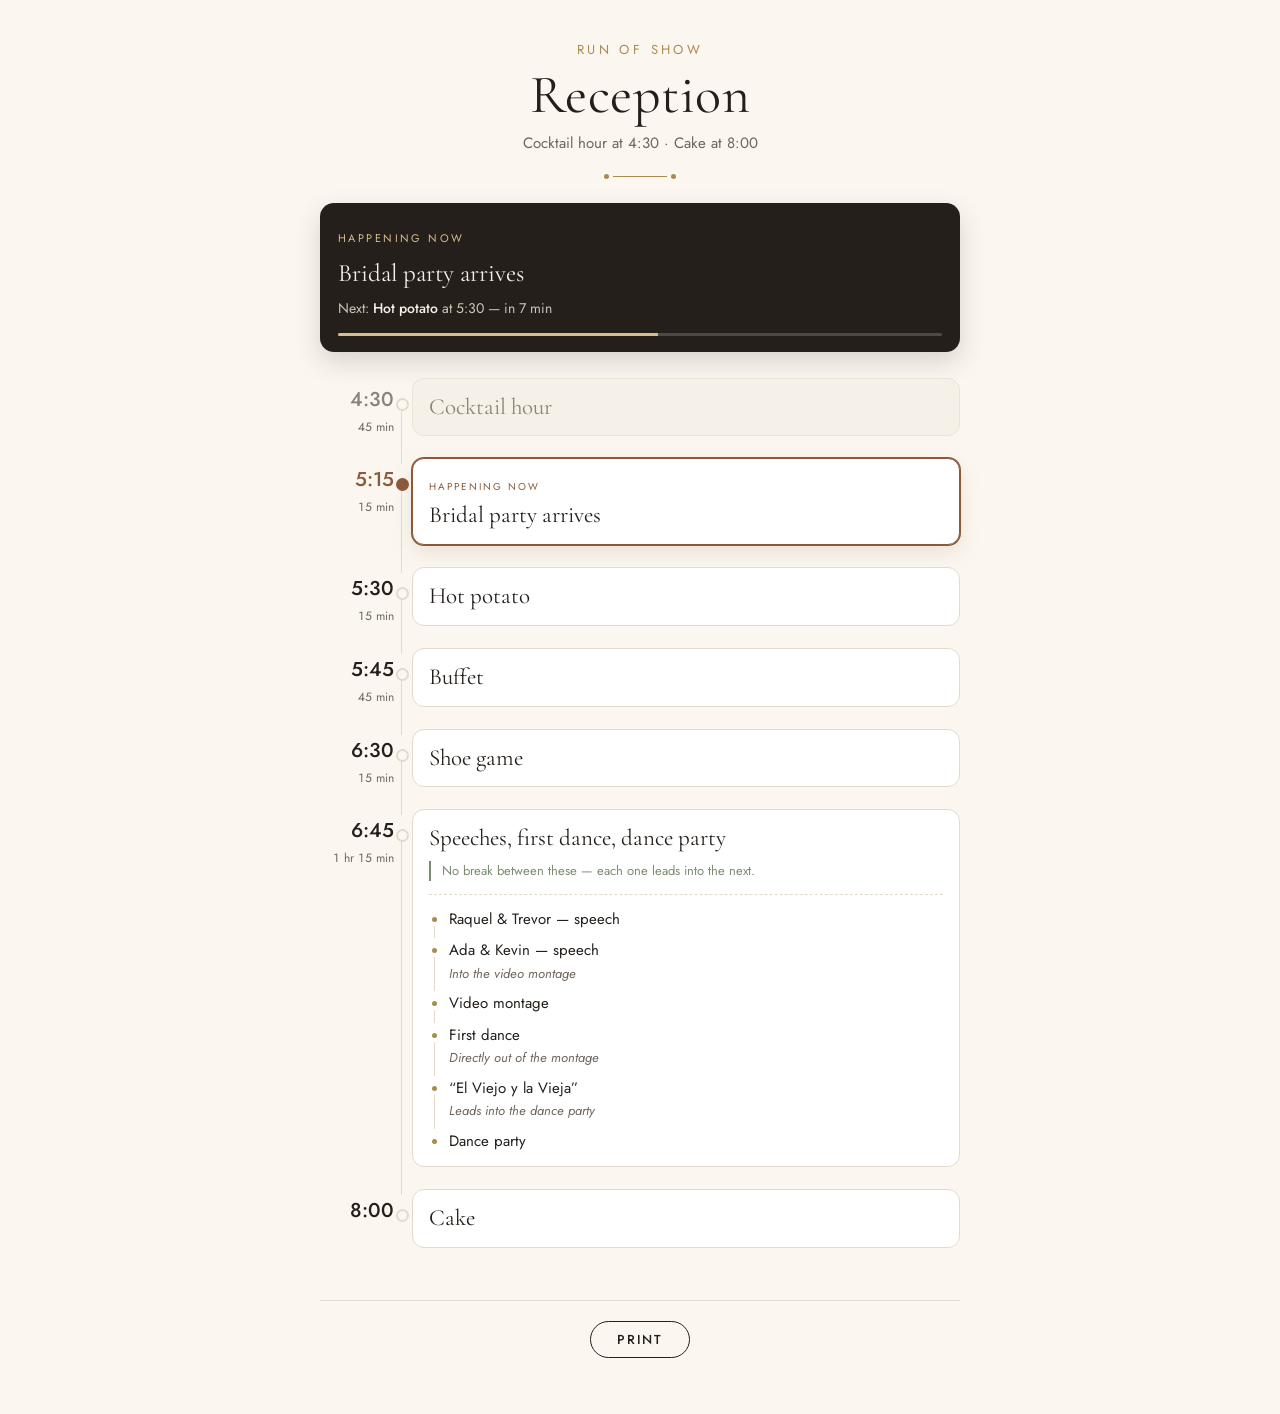
<file: docs/timeline.html>
<!doctype html>
<html lang="en">
<head>
<meta charset="utf-8">
<meta name="viewport" content="width=device-width, initial-scale=1, viewport-fit=cover">
<meta name="color-scheme" content="light only">
<meta name="theme-color" content="#FBF7F0">
<meta name="robots" content="noindex">
<title>Reception · Run of show</title>
<link rel="preconnect" href="https://fonts.googleapis.com"><link rel="preconnect" href="https://fonts.gstatic.com" crossorigin><link href="https://fonts.googleapis.com/css2?family=Cormorant+Garamond:wght@400;500&family=Jost:wght@400;500&display=swap" rel="stylesheet">
<link rel="stylesheet" href="timeline.css?v=1">
</head>
<body>
<div class="wrap">
  <header class="top">
    <p class="kicker" id="kicker">Run of show</p>
    <h1 id="title">Reception</h1>
    <p class="window" id="window"></p>
    <div class="rule"></div>
  </header>

  <section class="nowbar" id="nowbar" aria-live="polite">
    <p class="label" id="nowLabel">Now</p>
    <p class="what" id="nowWhat"></p>
    <p class="next" id="nowNext"></p>
    <div class="track"><i id="nowTrack"></i></div>
  </section>

  <p class="preview" id="preview" hidden></p>

  <ol class="blocks" id="blocks"></ol>

  <footer>
    <button class="print" onclick="print()">Print</button>
  </footer>
</div>

<script type="module">
import { EVENT, BLOCKS, mins, clock, length } from './timeline.js?v=1';

const OPENS = mins(EVENT.opens);
const CLOSES = mins(EVENT.closes);

// Each block runs until the next one starts; the last runs to EVENT.closes.
const plan = BLOCKS.map((b, i) => ({
  ...b,
  start: mins(b.at),
  end: i + 1 < BLOCKS.length ? mins(BLOCKS[i + 1].at) : CLOSES,
  last: i + 1 === BLOCKS.length,
}));

document.getElementById('title').textContent = EVENT.name;
document.getElementById('kicker').textContent = EVENT.kicker;
document.getElementById('window').textContent =
  `${plan[0].name} at ${clock(plan[0].start)} · ${plan[plan.length - 1].name} at ${clock(plan[plan.length - 1].start)}`;

// ---- the list ----

const list = document.getElementById('blocks');
const nodes = plan.map((b) => {
  const li = document.createElement('li');
  li.className = 'block';

  const when = document.createElement('div');
  when.className = 'when';
  // Every block runs until the next one; the last has no next, so no length is shown.
  when.innerHTML = `<span class="t">${clock(b.start)}</span>` +
    (b.last ? '' : `<span class="d">${length(b.end - b.start)}</span>`);

  const card = document.createElement('div');
  card.className = 'card';

  const tag = document.createElement('p');
  tag.className = 'tag';
  tag.textContent = 'Happening now';
  card.append(tag);

  const h2 = document.createElement('h2');
  h2.textContent = b.name;
  card.append(h2);

  if (b.runsOn) {
    const p = document.createElement('p');
    p.className = 'runson';
    p.textContent = b.runsOn;
    card.append(p);
  }

  if (b.steps) {
    const ul = document.createElement('ul');
    ul.className = 'steps';
    for (const s of b.steps) {
      const item = document.createElement('li');
      item.append(document.createTextNode(s.name));
      if (s.cue) {
        const cue = document.createElement('span');
        cue.className = 'cue';
        cue.textContent = s.cue;
        item.append(cue);
      }
      ul.append(item);
    }
    card.append(ul);
  }

  li.append(when, card);
  list.append(li);
  return li;
});

// ---- what time is it? ----

// ?now=18:50 freezes the page at that time, to rehearse or to check the layout.
const asked = new URLSearchParams(location.search).get('now');
const frozen = asked && /^\d{1,2}:\d{2}$/.test(asked) ? mins(asked) : null;

if (frozen !== null) {
  const p = document.getElementById('preview');
  p.textContent = `Previewing ${clock(frozen)} — drop ?now= from the address to follow the real clock.`;
  p.hidden = false;
}

function nowMins() {
  if (frozen !== null) return frozen;
  const d = new Date();
  return d.getHours() * 60 + d.getMinutes();
}

const bar = document.getElementById('nowbar');
const label = document.getElementById('nowLabel');
const what = document.getElementById('nowWhat');
const next = document.getElementById('nowNext');
const track = document.getElementById('nowTrack');

function tick() {
  const now = nowMins();
  const live = plan.findIndex((b) => now >= b.start && now < b.end);
  const running = now >= OPENS && now < CLOSES;

  nodes.forEach((li, i) => {
    li.classList.toggle('live', running && i === live);
    li.classList.toggle('past', running && plan[i].end <= now);
  });

  if (running && live >= 0) {
    const b = plan[live];
    const after = plan[live + 1];
    label.textContent = 'Happening now';
    what.textContent = b.name;
    next.innerHTML = after
      ? `Next: <b>${after.name}</b> at ${clock(after.start)} — in ${length(after.start - now)}`
      : `Runs to ${clock(b.end)}`;
    track.style.width = `${Math.round(((now - b.start) / (b.end - b.start)) * 100)}%`;
    bar.classList.add('on');
  } else if (now < OPENS && OPENS - now <= 180) {
    // Within three hours of the start: count down to it.
    label.textContent = 'Up first';
    what.textContent = plan[0].name;
    next.innerHTML = `Starts at ${clock(plan[0].start)} — in <b>${length(OPENS - now)}</b>`;
    track.style.width = '0%';
    bar.classList.add('on');
  } else {
    bar.classList.remove('on');
  }
}

tick();
setInterval(tick, 10000);
document.addEventListener('visibilitychange', () => { if (!document.hidden) tick(); });
</script>
</body>
</html>
</file>
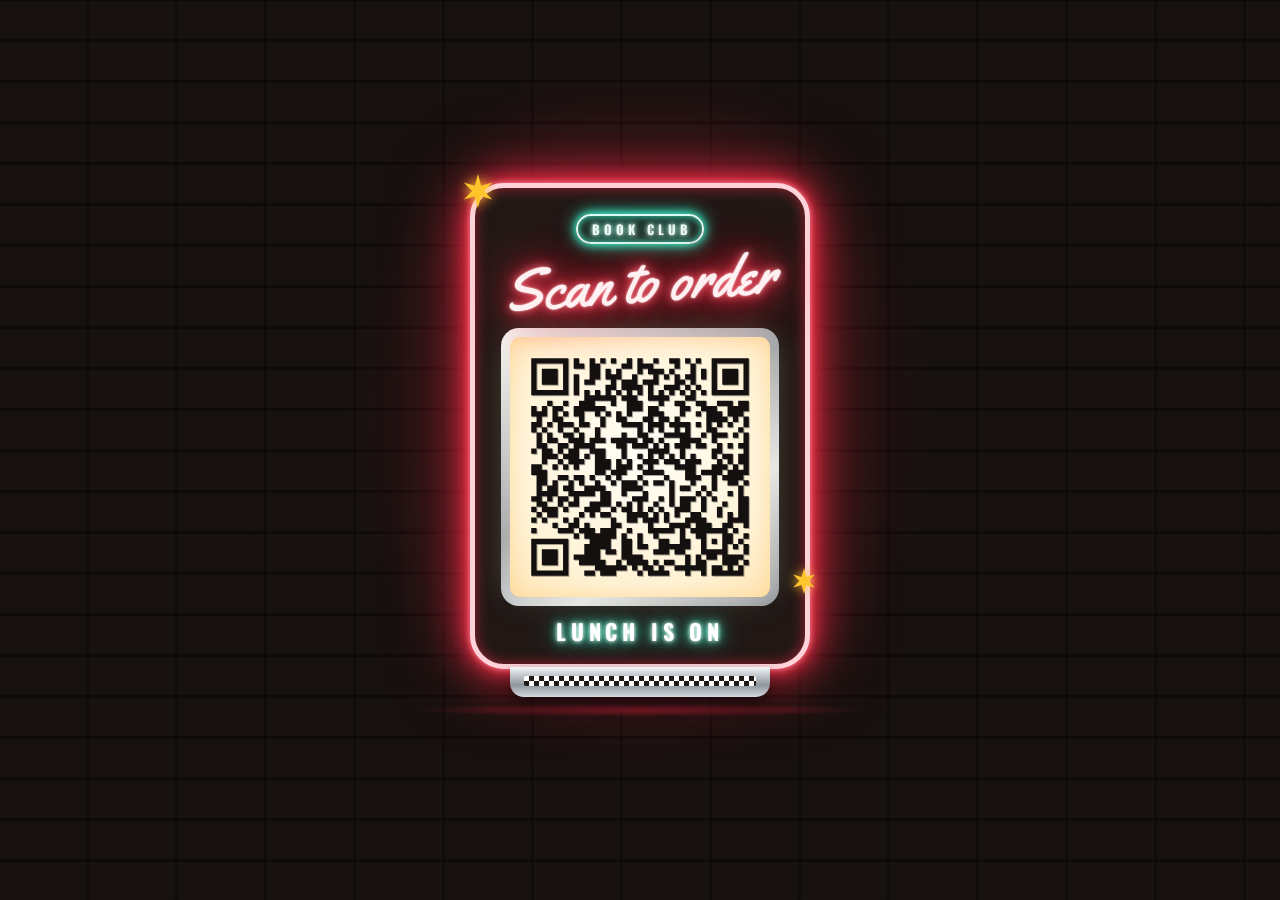
<file: qr-3d/neon-sign-mockup.html>
<!doctype html>
<html lang="en"><head><meta charset="utf-8">
<meta name="viewport" content="width=device-width, initial-scale=1">
<title>Neon QR Sign Mockup</title>
<link href="https://fonts.googleapis.com/css2?family=Oswald:wght@500;700&family=Yellowtail&display=swap" rel="stylesheet">
<style>
  :root { --wall: #17110f; --red: #ff2e48; --mint: #3dffd0; --chrome: #cfd4d9; }
  * { box-sizing: border-box; }
  body { margin: 0; min-height: 100vh; display: grid; place-items: center; padding: 40px 16px;
    background:
      radial-gradient(ellipse 420px 520px at 50% 46%, rgba(255, 46, 72, .22), transparent 70%),
      repeating-linear-gradient(0deg, transparent 0 38px, rgba(0,0,0,.35) 38px 41px),
      repeating-linear-gradient(90deg, transparent 0 86px, rgba(0,0,0,.28) 86px 89px),
      var(--wall);
    font-family: Oswald, sans-serif; color: #fff; }
  .scene { display: grid; justify-items: center; gap: 0; }
  /* the red neon tube that runs around the plaque */
  .sign { position: relative; width: 340px; padding: 26px 26px 22px; border-radius: 34px;
    background: #211816;
    border: 5px solid #ffd3d9;
    box-shadow: 0 0 6px #ff8a96, 0 0 18px var(--red), 0 0 42px var(--red), 0 0 80px rgba(255,46,72,.55),
                inset 0 0 14px rgba(255,46,72,.55);
    animation: buzz 7s infinite 2s; }
  .kicker { display: block; width: max-content; margin: 0 auto; font: 700 13px/1 Oswald; letter-spacing: .32em;
    text-transform: uppercase; color: #eafff9; padding: 7px 10px 6px 14px; border: 2px solid #eafff9; border-radius: 999px;
    text-shadow: 0 0 4px #fff, 0 0 10px var(--mint), 0 0 20px var(--mint);
    box-shadow: 0 0 8px var(--mint), 0 0 18px var(--mint), inset 0 0 8px var(--mint); }
  .script { margin: 10px 0 16px; text-align: center; font: 400 58px/1 Yellowtail, cursive; transform: rotate(-4deg);
    color: #fff1f2; text-shadow: 0 0 2px #fff, 0 0 8px #ff6b7a, 0 0 18px var(--red), 0 0 36px var(--red), 0 0 60px var(--red); }
  /* the backlit QR panel: glowing warm-white plastic with raised black squares, in a chrome bezel */
  .bezel { padding: 9px; border-radius: 18px;
    background: linear-gradient(145deg, #f7f9fa, #9aa1a8 45%, #e3e7ea 70%, #8e959c);
    box-shadow: 0 6px 14px rgba(0,0,0,.6); }
  .panel { border-radius: 10px; padding: 0;
    background: radial-gradient(circle at 50% 45%, #fffdf6, #fff3d6 70%, #ffe7b8);
    box-shadow: inset 0 0 22px rgba(255, 200, 120, .55), 0 0 30px rgba(255, 236, 200, .45); }
  .panel svg { display: block; width: 100%; height: auto; filter: drop-shadow(1px 1.5px 0 rgba(0,0,0,.35)); }
  .under { margin-top: 14px; text-align: center; font: 700 22px/1 Oswald; letter-spacing: .22em; text-transform: uppercase;
    color: #fff; text-shadow: 0 0 4px #fff, 0 0 10px var(--mint), 0 0 22px var(--mint); }
  .stars { position: absolute; inset: 0; pointer-events: none; }
  .star { position: absolute; width: 34px; height: 34px; color: #ffc62c; filter: drop-shadow(0 0 6px #ffc62c); }
  /* chrome foot the plaque stands in, with a little checkerboard trim */
  .foot { width: 260px; height: 30px; margin-top: -2px; border-radius: 0 0 14px 14px;
    background: linear-gradient(#f4f6f8, #8e959c 60%, #d5dadf); box-shadow: 0 10px 20px rgba(0,0,0,.6); position: relative; }
  .foot::after { content: ''; position: absolute; left: 14px; right: 14px; top: 9px; height: 10px;
    background: repeating-conic-gradient(#1f1a17 0 25%, #fff 0 50%) 0 0 / 10px 10px; border-radius: 2px; }
  .table { width: 460px; max-width: 94vw; height: 14px; border-radius: 50%; margin-top: 6px;
    background: radial-gradient(ellipse at center, rgba(255,46,72,.45), transparent 70%); }
  @keyframes buzz { 0%, 92%, 94.5%, 100% { opacity: 1; } 93%, 95.5% { opacity: .82; } }
</style></head>
<body>
  <div class="scene">
    <div class="sign">
      <div class="stars">
        <svg class="star" style="left:-14px;top:-14px" viewBox="0 0 24 24"><path fill="currentColor" d="M12 0l2.2 8.3L22 6l-5.8 6L22 18l-7.8-2.3L12 24l-2.2-8.3L2 18l5.8-6L2 6l7.8 2.3z"/></svg>
        <svg class="star" style="right:-12px;bottom:70px;width:26px;height:26px" viewBox="0 0 24 24"><path fill="currentColor" d="M12 0l2.2 8.3L22 6l-5.8 6L22 18l-7.8-2.3L12 24l-2.2-8.3L2 18l5.8-6L2 6l7.8 2.3z"/></svg>
      </div>
      <span class="kicker">Book Club</span>
      <div class="script">Scan to order</div>
      <div class="bezel"><div class="panel">
        <svg viewBox="0 0 90 90" role="img" aria-label="QR code for the guest menu"><path fill="#141010" d="M7.347 7.347h12.857v1.837h-12.857zM22.041 7.347h1.837v1.837h-1.837zM27.551 7.347h1.837v1.837h-1.837zM31.224 7.347h1.837v1.837h-1.837zM34.898 7.347h1.837v1.837h-1.837zM40.408 7.347h1.837v1.837h-1.837zM44.082 7.347h1.837v1.837h-1.837zM49.592 7.347h1.837v1.837h-1.837zM55.102 7.347h3.673v1.837h-3.673zM60.612 7.347h1.837v1.837h-1.837zM64.286 7.347h1.837v1.837h-1.837zM69.796 7.347h12.857v1.837h-12.857zM7.347 9.184h1.837v1.837h-1.837zM18.367 9.184h1.837v1.837h-1.837zM22.041 9.184h3.673v1.837h-3.673zM27.551 9.184h3.673v1.837h-3.673zM38.571 9.184h3.673v1.837h-3.673zM44.082 9.184h5.510v1.837h-5.510zM56.939 9.184h1.837v1.837h-1.837zM62.449 9.184h1.837v1.837h-1.837zM69.796 9.184h1.837v1.837h-1.837zM80.816 9.184h1.837v1.837h-1.837zM7.347 11.020h1.837v1.837h-1.837zM11.020 11.020h5.510v1.837h-5.510zM18.367 11.020h1.837v1.837h-1.837zM27.551 11.020h3.673v1.837h-3.673zM33.061 11.020h1.837v1.837h-1.837zM36.735 11.020h1.837v1.837h-1.837zM44.082 11.020h1.837v1.837h-1.837zM47.755 11.020h5.510v1.837h-5.510zM55.102 11.020h1.837v1.837h-1.837zM62.449 11.020h1.837v1.837h-1.837zM66.122 11.020h1.837v1.837h-1.837zM69.796 11.020h1.837v1.837h-1.837zM73.469 11.020h5.510v1.837h-5.510zM80.816 11.020h1.837v1.837h-1.837zM7.347 12.857h1.837v1.837h-1.837zM11.020 12.857h5.510v1.837h-5.510zM18.367 12.857h1.837v1.837h-1.837zM22.041 12.857h1.837v1.837h-1.837zM27.551 12.857h3.673v1.837h-3.673zM33.061 12.857h5.510v1.837h-5.510zM42.245 12.857h1.837v1.837h-1.837zM49.592 12.857h1.837v1.837h-1.837zM53.265 12.857h1.837v1.837h-1.837zM56.939 12.857h1.837v1.837h-1.837zM60.612 12.857h3.673v1.837h-3.673zM66.122 12.857h1.837v1.837h-1.837zM69.796 12.857h1.837v1.837h-1.837zM73.469 12.857h5.510v1.837h-5.510zM80.816 12.857h1.837v1.837h-1.837zM7.347 14.694h1.837v1.837h-1.837zM11.020 14.694h5.510v1.837h-5.510zM18.367 14.694h1.837v1.837h-1.837zM22.041 14.694h1.837v1.837h-1.837zM25.714 14.694h3.673v1.837h-3.673zM34.898 14.694h1.837v1.837h-1.837zM38.571 14.694h5.510v1.837h-5.510zM45.918 14.694h5.510v1.837h-5.510zM56.939 14.694h3.673v1.837h-3.673zM62.449 14.694h1.837v1.837h-1.837zM69.796 14.694h1.837v1.837h-1.837zM73.469 14.694h5.510v1.837h-5.510zM80.816 14.694h1.837v1.837h-1.837zM7.347 16.531h1.837v1.837h-1.837zM18.367 16.531h1.837v1.837h-1.837zM22.041 16.531h1.837v1.837h-1.837zM33.061 16.531h3.673v1.837h-3.673zM38.571 16.531h7.347v1.837h-7.347zM47.755 16.531h1.837v1.837h-1.837zM53.265 16.531h5.510v1.837h-5.510zM60.612 16.531h1.837v1.837h-1.837zM64.286 16.531h1.837v1.837h-1.837zM69.796 16.531h1.837v1.837h-1.837zM80.816 16.531h1.837v1.837h-1.837zM7.347 18.367h12.857v1.837h-12.857zM22.041 18.367h1.837v1.837h-1.837zM25.714 18.367h1.837v1.837h-1.837zM29.388 18.367h1.837v1.837h-1.837zM33.061 18.367h1.837v1.837h-1.837zM36.735 18.367h1.837v1.837h-1.837zM40.408 18.367h1.837v1.837h-1.837zM44.082 18.367h1.837v1.837h-1.837zM47.755 18.367h1.837v1.837h-1.837zM51.429 18.367h1.837v1.837h-1.837zM55.102 18.367h1.837v1.837h-1.837zM58.776 18.367h1.837v1.837h-1.837zM62.449 18.367h1.837v1.837h-1.837zM66.122 18.367h1.837v1.837h-1.837zM69.796 18.367h12.857v1.837h-12.857zM25.714 20.204h11.020v1.837h-11.020zM38.571 20.204h5.510v1.837h-5.510zM47.755 20.204h7.347v1.837h-7.347zM60.612 20.204h3.673v1.837h-3.673zM12.857 22.041h1.837v1.837h-1.837zM18.367 22.041h1.837v1.837h-1.837zM23.878 22.041h5.510v1.837h-5.510zM34.898 22.041h1.837v1.837h-1.837zM40.408 22.041h5.510v1.837h-5.510zM51.429 22.041h1.837v1.837h-1.837zM56.939 22.041h3.673v1.837h-3.673zM64.286 22.041h3.673v1.837h-3.673zM71.633 22.041h5.510v1.837h-5.510zM78.980 22.041h3.673v1.837h-3.673zM7.347 23.878h1.837v1.837h-1.837zM11.020 23.878h1.837v1.837h-1.837zM14.694 23.878h3.673v1.837h-3.673zM22.041 23.878h11.020v1.837h-11.020zM40.408 23.878h5.510v1.837h-5.510zM47.755 23.878h3.673v1.837h-3.673zM58.776 23.878h3.673v1.837h-3.673zM66.122 23.878h5.510v1.837h-5.510zM75.306 23.878h7.347v1.837h-7.347zM7.347 25.714h5.510v1.837h-5.510zM14.694 25.714h1.837v1.837h-1.837zM18.367 25.714h1.837v1.837h-1.837zM22.041 25.714h3.673v1.837h-3.673zM29.388 25.714h1.837v1.837h-1.837zM33.061 25.714h1.837v1.837h-1.837zM36.735 25.714h1.837v1.837h-1.837zM40.408 25.714h1.837v1.837h-1.837zM47.755 25.714h5.510v1.837h-5.510zM58.776 25.714h1.837v1.837h-1.837zM64.286 25.714h1.837v1.837h-1.837zM67.959 25.714h5.510v1.837h-5.510zM75.306 25.714h5.510v1.837h-5.510zM9.184 27.551h1.837v1.837h-1.837zM14.694 27.551h3.673v1.837h-3.673zM23.878 27.551h1.837v1.837h-1.837zM31.224 27.551h1.837v1.837h-1.837zM36.735 27.551h3.673v1.837h-3.673zM45.918 27.551h3.673v1.837h-3.673zM51.429 27.551h3.673v1.837h-3.673zM56.939 27.551h1.837v1.837h-1.837zM67.959 27.551h7.347v1.837h-7.347zM77.143 27.551h1.837v1.837h-1.837zM80.816 27.551h1.837v1.837h-1.837zM7.347 29.388h3.673v1.837h-3.673zM12.857 29.388h1.837v1.837h-1.837zM16.531 29.388h5.510v1.837h-5.510zM23.878 29.388h3.673v1.837h-3.673zM31.224 29.388h1.837v1.837h-1.837zM38.571 29.388h7.347v1.837h-7.347zM47.755 29.388h5.510v1.837h-5.510zM55.102 29.388h7.347v1.837h-7.347zM64.286 29.388h1.837v1.837h-1.837zM67.959 29.388h1.837v1.837h-1.837zM71.633 29.388h1.837v1.837h-1.837zM75.306 29.388h1.837v1.837h-1.837zM80.816 29.388h1.837v1.837h-1.837zM7.347 31.224h1.837v1.837h-1.837zM11.020 31.224h1.837v1.837h-1.837zM16.531 31.224h1.837v1.837h-1.837zM22.041 31.224h1.837v1.837h-1.837zM29.388 31.224h1.837v1.837h-1.837zM44.082 31.224h1.837v1.837h-1.837zM47.755 31.224h1.837v1.837h-1.837zM51.429 31.224h1.837v1.837h-1.837zM56.939 31.224h1.837v1.837h-1.837zM60.612 31.224h1.837v1.837h-1.837zM67.959 31.224h3.673v1.837h-3.673zM78.980 31.224h1.837v1.837h-1.837zM9.184 33.061h1.837v1.837h-1.837zM12.857 33.061h1.837v1.837h-1.837zM18.367 33.061h3.673v1.837h-3.673zM23.878 33.061h1.837v1.837h-1.837zM29.388 33.061h1.837v1.837h-1.837zM38.571 33.061h1.837v1.837h-1.837zM44.082 33.061h3.673v1.837h-3.673zM53.265 33.061h9.184v1.837h-9.184zM66.122 33.061h1.837v1.837h-1.837zM69.796 33.061h5.510v1.837h-5.510zM77.143 33.061h1.837v1.837h-1.837zM80.816 33.061h1.837v1.837h-1.837zM9.184 34.898h1.837v1.837h-1.837zM12.857 34.898h3.673v1.837h-3.673zM20.204 34.898h5.510v1.837h-5.510zM27.551 34.898h5.510v1.837h-5.510zM34.898 34.898h9.184v1.837h-9.184zM45.918 34.898h3.673v1.837h-3.673zM51.429 34.898h1.837v1.837h-1.837zM58.776 34.898h7.347v1.837h-7.347zM69.796 34.898h1.837v1.837h-1.837zM80.816 34.898h1.837v1.837h-1.837zM9.184 36.735h3.673v1.837h-3.673zM16.531 36.735h3.673v1.837h-3.673zM22.041 36.735h7.347v1.837h-7.347zM36.735 36.735h3.673v1.837h-3.673zM42.245 36.735h5.510v1.837h-5.510zM49.592 36.735h1.837v1.837h-1.837zM53.265 36.735h1.837v1.837h-1.837zM56.939 36.735h5.510v1.837h-5.510zM64.286 36.735h3.673v1.837h-3.673zM71.633 36.735h1.837v1.837h-1.837zM75.306 36.735h1.837v1.837h-1.837zM78.980 36.735h3.673v1.837h-3.673zM7.347 38.571h1.837v1.837h-1.837zM11.020 38.571h3.673v1.837h-3.673zM16.531 38.571h1.837v1.837h-1.837zM20.204 38.571h3.673v1.837h-3.673zM27.551 38.571h5.510v1.837h-5.510zM38.571 38.571h1.837v1.837h-1.837zM47.755 38.571h7.347v1.837h-7.347zM58.776 38.571h1.837v1.837h-1.837zM69.796 38.571h3.673v1.837h-3.673zM80.816 38.571h1.837v1.837h-1.837zM11.020 40.408h5.510v1.837h-5.510zM18.367 40.408h5.510v1.837h-5.510zM25.714 40.408h1.837v1.837h-1.837zM29.388 40.408h3.673v1.837h-3.673zM38.571 40.408h1.837v1.837h-1.837zM44.082 40.408h1.837v1.837h-1.837zM47.755 40.408h1.837v1.837h-1.837zM51.429 40.408h1.837v1.837h-1.837zM55.102 40.408h1.837v1.837h-1.837zM58.776 40.408h1.837v1.837h-1.837zM62.449 40.408h1.837v1.837h-1.837zM69.796 40.408h1.837v1.837h-1.837zM73.469 40.408h3.673v1.837h-3.673zM78.980 40.408h3.673v1.837h-3.673zM11.020 42.245h1.837v1.837h-1.837zM16.531 42.245h1.837v1.837h-1.837zM20.204 42.245h5.510v1.837h-5.510zM29.388 42.245h5.510v1.837h-5.510zM36.735 42.245h1.837v1.837h-1.837zM40.408 42.245h1.837v1.837h-1.837zM45.918 42.245h5.510v1.837h-5.510zM53.265 42.245h5.510v1.837h-5.510zM60.612 42.245h5.510v1.837h-5.510zM71.633 42.245h1.837v1.837h-1.837zM75.306 42.245h1.837v1.837h-1.837zM78.980 42.245h3.673v1.837h-3.673zM7.347 44.082h3.673v1.837h-3.673zM14.694 44.082h1.837v1.837h-1.837zM18.367 44.082h1.837v1.837h-1.837zM22.041 44.082h1.837v1.837h-1.837zM29.388 44.082h5.510v1.837h-5.510zM36.735 44.082h5.510v1.837h-5.510zM44.082 44.082h1.837v1.837h-1.837zM47.755 44.082h1.837v1.837h-1.837zM56.939 44.082h7.347v1.837h-7.347zM69.796 44.082h5.510v1.837h-5.510zM77.143 44.082h1.837v1.837h-1.837zM80.816 44.082h1.837v1.837h-1.837zM7.347 45.918h5.510v1.837h-5.510zM29.388 45.918h3.673v1.837h-3.673zM34.898 45.918h5.510v1.837h-5.510zM45.918 45.918h7.347v1.837h-7.347zM60.612 45.918h3.673v1.837h-3.673zM66.122 45.918h7.347v1.837h-7.347zM75.306 45.918h7.347v1.837h-7.347zM9.184 47.755h3.673v1.837h-3.673zM16.531 47.755h3.673v1.837h-3.673zM22.041 47.755h3.673v1.837h-3.673zM27.551 47.755h1.837v1.837h-1.837zM33.061 47.755h1.837v1.837h-1.837zM36.735 47.755h1.837v1.837h-1.837zM44.082 47.755h1.837v1.837h-1.837zM53.265 47.755h1.837v1.837h-1.837zM60.612 47.755h5.510v1.837h-5.510zM69.796 47.755h1.837v1.837h-1.837zM73.469 47.755h7.347v1.837h-7.347zM9.184 49.592h3.673v1.837h-3.673zM14.694 49.592h1.837v1.837h-1.837zM20.204 49.592h1.837v1.837h-1.837zM23.878 49.592h1.837v1.837h-1.837zM29.388 49.592h1.837v1.837h-1.837zM34.898 49.592h1.837v1.837h-1.837zM38.571 49.592h5.510v1.837h-5.510zM45.918 49.592h1.837v1.837h-1.837zM49.592 49.592h3.673v1.837h-3.673zM55.102 49.592h1.837v1.837h-1.837zM62.449 49.592h1.837v1.837h-1.837zM69.796 49.592h1.837v1.837h-1.837zM75.306 49.592h3.673v1.837h-3.673zM80.816 49.592h1.837v1.837h-1.837zM9.184 51.429h1.837v1.837h-1.837zM12.857 51.429h3.673v1.837h-3.673zM18.367 51.429h3.673v1.837h-3.673zM25.714 51.429h7.347v1.837h-7.347zM38.571 51.429h7.347v1.837h-7.347zM55.102 51.429h1.837v1.837h-1.837zM58.776 51.429h3.673v1.837h-3.673zM66.122 51.429h1.837v1.837h-1.837zM69.796 51.429h1.837v1.837h-1.837zM78.980 51.429h1.837v1.837h-1.837zM9.184 53.265h7.347v1.837h-7.347zM20.204 53.265h9.184v1.837h-9.184zM31.224 53.265h3.673v1.837h-3.673zM38.571 53.265h1.837v1.837h-1.837zM45.918 53.265h1.837v1.837h-1.837zM55.102 53.265h1.837v1.837h-1.837zM64.286 53.265h1.837v1.837h-1.837zM67.959 53.265h1.837v1.837h-1.837zM75.306 53.265h1.837v1.837h-1.837zM78.980 53.265h1.837v1.837h-1.837zM7.347 55.102h3.673v1.837h-3.673zM12.857 55.102h1.837v1.837h-1.837zM16.531 55.102h3.673v1.837h-3.673zM22.041 55.102h1.837v1.837h-1.837zM31.224 55.102h3.673v1.837h-3.673zM42.245 55.102h5.510v1.837h-5.510zM51.429 55.102h1.837v1.837h-1.837zM55.102 55.102h1.837v1.837h-1.837zM58.776 55.102h5.510v1.837h-5.510zM66.122 55.102h1.837v1.837h-1.837zM69.796 55.102h1.837v1.837h-1.837zM78.980 55.102h3.673v1.837h-3.673zM9.184 56.939h3.673v1.837h-3.673zM16.531 56.939h1.837v1.837h-1.837zM20.204 56.939h3.673v1.837h-3.673zM27.551 56.939h7.347v1.837h-7.347zM36.735 56.939h1.837v1.837h-1.837zM40.408 56.939h1.837v1.837h-1.837zM44.082 56.939h1.837v1.837h-1.837zM49.592 56.939h1.837v1.837h-1.837zM55.102 56.939h1.837v1.837h-1.837zM58.776 56.939h3.673v1.837h-3.673zM66.122 56.939h1.837v1.837h-1.837zM73.469 56.939h1.837v1.837h-1.837zM78.980 56.939h3.673v1.837h-3.673zM7.347 58.776h1.837v1.837h-1.837zM11.020 58.776h5.510v1.837h-5.510zM18.367 58.776h1.837v1.837h-1.837zM25.714 58.776h5.510v1.837h-5.510zM34.898 58.776h1.837v1.837h-1.837zM38.571 58.776h3.673v1.837h-3.673zM44.082 58.776h1.837v1.837h-1.837zM47.755 58.776h1.837v1.837h-1.837zM51.429 58.776h1.837v1.837h-1.837zM56.939 58.776h5.510v1.837h-5.510zM66.122 58.776h1.837v1.837h-1.837zM71.633 58.776h1.837v1.837h-1.837zM78.980 58.776h3.673v1.837h-3.673zM9.184 60.612h1.837v1.837h-1.837zM12.857 60.612h3.673v1.837h-3.673zM23.878 60.612h1.837v1.837h-1.837zM27.551 60.612h1.837v1.837h-1.837zM31.224 60.612h3.673v1.837h-3.673zM40.408 60.612h7.347v1.837h-7.347zM49.592 60.612h1.837v1.837h-1.837zM53.265 60.612h1.837v1.837h-1.837zM56.939 60.612h1.837v1.837h-1.837zM62.449 60.612h3.673v1.837h-3.673zM71.633 60.612h1.837v1.837h-1.837zM75.306 60.612h1.837v1.837h-1.837zM78.980 60.612h3.673v1.837h-3.673zM7.347 62.449h1.837v1.837h-1.837zM11.020 62.449h1.837v1.837h-1.837zM18.367 62.449h1.837v1.837h-1.837zM22.041 62.449h1.837v1.837h-1.837zM34.898 62.449h1.837v1.837h-1.837zM40.408 62.449h3.673v1.837h-3.673zM45.918 62.449h5.510v1.837h-5.510zM53.265 62.449h1.837v1.837h-1.837zM60.612 62.449h7.347v1.837h-7.347zM75.306 62.449h7.347v1.837h-7.347zM14.694 64.286h1.837v1.837h-1.837zM20.204 64.286h3.673v1.837h-3.673zM25.714 64.286h1.837v1.837h-1.837zM34.898 64.286h3.673v1.837h-3.673zM47.755 64.286h1.837v1.837h-1.837zM55.102 64.286h7.347v1.837h-7.347zM64.286 64.286h5.510v1.837h-5.510zM73.469 64.286h3.673v1.837h-3.673zM80.816 64.286h1.837v1.837h-1.837zM7.347 66.122h1.837v1.837h-1.837zM16.531 66.122h5.510v1.837h-5.510zM23.878 66.122h5.510v1.837h-5.510zM31.224 66.122h5.510v1.837h-5.510zM40.408 66.122h1.837v1.837h-1.837zM47.755 66.122h9.184v1.837h-9.184zM58.776 66.122h1.837v1.837h-1.837zM62.449 66.122h12.857v1.837h-12.857zM77.143 66.122h1.837v1.837h-1.837zM22.041 67.959h1.837v1.837h-1.837zM25.714 67.959h11.020v1.837h-11.020zM38.571 67.959h1.837v1.837h-1.837zM44.082 67.959h1.837v1.837h-1.837zM49.592 67.959h1.837v1.837h-1.837zM58.776 67.959h1.837v1.837h-1.837zM64.286 67.959h3.673v1.837h-3.673zM73.469 67.959h3.673v1.837h-3.673zM80.816 67.959h1.837v1.837h-1.837zM7.347 69.796h12.857v1.837h-12.857zM27.551 69.796h7.347v1.837h-7.347zM38.571 69.796h3.673v1.837h-3.673zM44.082 69.796h1.837v1.837h-1.837zM51.429 69.796h3.673v1.837h-3.673zM58.776 69.796h3.673v1.837h-3.673zM66.122 69.796h1.837v1.837h-1.837zM69.796 69.796h1.837v1.837h-1.837zM73.469 69.796h3.673v1.837h-3.673zM78.980 69.796h1.837v1.837h-1.837zM7.347 71.633h1.837v1.837h-1.837zM18.367 71.633h1.837v1.837h-1.837zM25.714 71.633h9.184v1.837h-9.184zM38.571 71.633h3.673v1.837h-3.673zM44.082 71.633h3.673v1.837h-3.673zM51.429 71.633h11.020v1.837h-11.020zM66.122 71.633h1.837v1.837h-1.837zM73.469 71.633h1.837v1.837h-1.837zM77.143 71.633h1.837v1.837h-1.837zM80.816 71.633h1.837v1.837h-1.837zM7.347 73.469h1.837v1.837h-1.837zM11.020 73.469h5.510v1.837h-5.510zM18.367 73.469h1.837v1.837h-1.837zM25.714 73.469h5.510v1.837h-5.510zM33.061 73.469h3.673v1.837h-3.673zM38.571 73.469h3.673v1.837h-3.673zM49.592 73.469h5.510v1.837h-5.510zM56.939 73.469h3.673v1.837h-3.673zM66.122 73.469h9.184v1.837h-9.184zM80.816 73.469h1.837v1.837h-1.837zM7.347 75.306h1.837v1.837h-1.837zM11.020 75.306h5.510v1.837h-5.510zM18.367 75.306h1.837v1.837h-1.837zM22.041 75.306h9.184v1.837h-9.184zM38.571 75.306h7.347v1.837h-7.347zM60.612 75.306h1.837v1.837h-1.837zM64.286 75.306h1.837v1.837h-1.837zM67.959 75.306h3.673v1.837h-3.673zM73.469 75.306h7.347v1.837h-7.347zM7.347 77.143h1.837v1.837h-1.837zM11.020 77.143h5.510v1.837h-5.510zM18.367 77.143h1.837v1.837h-1.837zM23.878 77.143h9.184v1.837h-9.184zM36.735 77.143h1.837v1.837h-1.837zM40.408 77.143h7.347v1.837h-7.347zM49.592 77.143h1.837v1.837h-1.837zM53.265 77.143h3.673v1.837h-3.673zM60.612 77.143h1.837v1.837h-1.837zM64.286 77.143h3.673v1.837h-3.673zM73.469 77.143h5.510v1.837h-5.510zM80.816 77.143h1.837v1.837h-1.837zM7.347 78.980h1.837v1.837h-1.837zM18.367 78.980h1.837v1.837h-1.837zM29.388 78.980h11.020v1.837h-11.020zM42.245 78.980h1.837v1.837h-1.837zM45.918 78.980h3.673v1.837h-3.673zM51.429 78.980h1.837v1.837h-1.837zM56.939 78.980h11.020v1.837h-11.020zM69.796 78.980h3.673v1.837h-3.673zM75.306 78.980h1.837v1.837h-1.837zM78.980 78.980h1.837v1.837h-1.837zM7.347 80.816h12.857v1.837h-12.857zM25.714 80.816h3.673v1.837h-3.673zM31.224 80.816h5.510v1.837h-5.510zM44.082 80.816h1.837v1.837h-1.837zM47.755 80.816h7.347v1.837h-7.347zM60.612 80.816h1.837v1.837h-1.837zM66.122 80.816h1.837v1.837h-1.837zM69.796 80.816h11.020v1.837h-11.020z"/></svg>
      </div></div>
      <div class="under">Lunch is on</div>
    </div>
    <div class="foot"></div>
    <div class="table"></div>
  </div>
</body></html>
</file>
<file: docs/timeline.css>
/* Reception run of show. Its own look — nothing here is shared with the
   lunch pages' styles.css. */

:root {
  --ivory: #FBF7F0;
  --card: #FFFFFF;
  --ink: #241F1B;
  --soft: #6E655C;
  --line: #E4DACB;
  --gold: #A98B4E;
  --sage: #7C8C72;
  --now: #8A5A3B;
}

* { box-sizing: border-box; }

html { -webkit-text-size-adjust: 100%; }

body {
  margin: 0;
  padding: 0 16px 56px;
  background: var(--ivory);
  color: var(--ink);
  font: 400 16px/1.5 'Jost', system-ui, -apple-system, sans-serif;
}

.wrap { max-width: 640px; margin: 0 auto; }

/* ---- header ---- */

header.top {
  text-align: center;
  padding: 40px 0 26px;
}

.kicker {
  margin: 0;
  font-size: 13px;
  letter-spacing: 0.26em;
  text-transform: uppercase;
  color: var(--gold);
}

h1 {
  margin: 8px 0 10px;
  font: 400 54px/1 'Cormorant Garamond', Georgia, serif;
  letter-spacing: 0.01em;
}

.window {
  margin: 0;
  color: var(--soft);
  font-size: 15px;
}

.rule {
  width: 54px;
  height: 1px;
  margin: 22px auto 0;
  background: var(--gold);
  position: relative;
}
.rule::before,
.rule::after {
  content: '';
  position: absolute;
  top: -2px;
  width: 5px;
  height: 5px;
  border-radius: 50%;
  background: var(--gold);
}
.rule::before { left: -9px; }
.rule::after { right: -9px; }

/* ---- the live now bar ---- */

.nowbar {
  display: none;
  margin: 0 0 26px;
  padding: 16px 18px;
  border-radius: 14px;
  background: var(--ink);
  color: #F6EFE4;
  box-shadow: 0 10px 26px rgba(36, 31, 27, 0.16);
}
.nowbar.on { display: block; }

.nowbar .label {
  font-size: 11px;
  letter-spacing: 0.22em;
  text-transform: uppercase;
  color: #D7BE8C;
}

.nowbar .what {
  margin: 5px 0 0;
  font: 400 25px/1.2 'Cormorant Garamond', Georgia, serif;
}

.nowbar .next {
  margin: 10px 0 0;
  font-size: 14px;
  color: #CFC4B4;
}
.nowbar .next b { color: #F6EFE4; font-weight: 500; }

.track {
  height: 3px;
  margin-top: 14px;
  border-radius: 2px;
  background: rgba(246, 239, 228, 0.2);
  overflow: hidden;
}
.track i {
  display: block;
  height: 100%;
  width: 0;
  background: #D7BE8C;
  transition: width 1s linear;
}

.preview {
  margin: -16px 0 22px;
  text-align: center;
  font-size: 13px;
  color: var(--soft);
}

/* ---- the blocks ---- */

ol.blocks {
  list-style: none;
  margin: 0;
  padding: 0;
}

li.block {
  position: relative;
  display: grid;
  grid-template-columns: 74px 1fr;
  gap: 0 18px;
  padding: 0 0 22px;
}

/* the spine */
li.block::before {
  content: '';
  position: absolute;
  left: 81px;
  top: 20px;
  bottom: -6px;
  width: 1px;
  background: var(--line);
}
li.block:last-child::before { display: none; }

.when {
  padding-top: 11px;
  text-align: right;
  font-variant-numeric: tabular-nums;
}
.when .t {
  font: 500 20px/1 'Jost', system-ui, sans-serif;
}
.when .d {
  display: block;
  margin-top: 5px;
  font-size: 12px;
  white-space: nowrap;
  color: var(--soft);
}

.card {
  position: relative;
  padding: 14px 16px;
  border: 1px solid var(--line);
  border-radius: 12px;
  background: var(--card);
}

/* the dot on the spine */
.card::before {
  content: '';
  position: absolute;
  left: -17px;
  top: 19px;
  width: 9px;
  height: 9px;
  border-radius: 50%;
  background: var(--ivory);
  border: 2px solid var(--line);
}

h2 {
  margin: 0;
  font: 400 23px/1.25 'Cormorant Garamond', Georgia, serif;
}

.runson {
  margin: 8px 0 0;
  padding-left: 11px;
  border-left: 2px solid var(--sage);
  font-size: 13px;
  color: var(--sage);
}

ul.steps {
  list-style: none;
  margin: 13px 0 0;
  padding: 13px 0 0;
  border-top: 1px dashed var(--line);
}

ul.steps li {
  position: relative;
  padding: 0 0 9px 20px;
  font-size: 15px;
}
ul.steps li:last-child { padding-bottom: 0; }

ul.steps li::before {
  content: '';
  position: absolute;
  left: 3px;
  top: 9px;
  width: 5px;
  height: 5px;
  border-radius: 50%;
  background: var(--gold);
}

/* the thread joining one step to the next */
ul.steps li::after {
  content: '';
  position: absolute;
  left: 5px;
  top: 18px;
  bottom: 1px;
  width: 1px;
  background: var(--line);
}
ul.steps li:last-child::after { display: none; }

ul.steps .cue {
  display: block;
  margin-top: 2px;
  font-size: 13px;
  color: var(--soft);
  font-style: italic;
}

/* past / current */

li.block.past .card { background: #F6F1E8; border-color: #EBE3D6; }
li.block.past h2,
li.block.past .when .t { color: #8C8279; }
li.block.past ul.steps,
li.block.past .runson { opacity: 0.6; }

li.block.live .card {
  border-color: var(--now);
  box-shadow: 0 0 0 1px var(--now), 0 8px 22px rgba(138, 90, 59, 0.14);
}
li.block.live .card::before { background: var(--now); border-color: var(--now); }
li.block.live .when .t { color: var(--now); }

.tag {
  display: inline-block;
  margin: 0 0 7px;
  font-size: 10px;
  letter-spacing: 0.2em;
  text-transform: uppercase;
  color: var(--now);
}
li.block:not(.live) .tag { display: none; }

/* ---- footer ---- */

footer {
  margin-top: 30px;
  padding-top: 20px;
  border-top: 1px solid var(--line);
  text-align: center;
}

button.print {
  padding: 11px 26px;
  border: 1px solid var(--ink);
  border-radius: 999px;
  background: none;
  color: var(--ink);
  font: 500 13px/1 'Jost', system-ui, sans-serif;
  letter-spacing: 0.14em;
  text-transform: uppercase;
  cursor: pointer;
}
button.print:active { background: var(--ink); color: var(--ivory); }

/* ---- phones ---- */

@media (max-width: 420px) {
  h1 { font-size: 42px; }
  li.block { grid-template-columns: 66px 1fr; gap: 0 14px; }
  li.block::before { left: 73px; }
  .when .t { font-size: 18px; }
  .when .d { font-size: 11px; }
  .card::before { left: -13px; }
}

/* ---- print: one page, everything shown, nothing live ---- */

@media print {
  body { padding: 0; background: #fff; }
  header.top { padding: 0 0 18px; }
  h1 { font-size: 40px; }
  .nowbar, .preview, footer { display: none !important; }
  li.block { padding-bottom: 14px; break-inside: avoid; }
  li.block.past .card,
  li.block.live .card { background: #fff; border-color: var(--line); box-shadow: none; }
  li.block.past h2,
  li.block.past .when .t,
  li.block.live .when .t { color: var(--ink); }
  li.block.past ul.steps,
  li.block.past .runson { opacity: 1; }
  .tag { display: none !important; }
}
</file>
